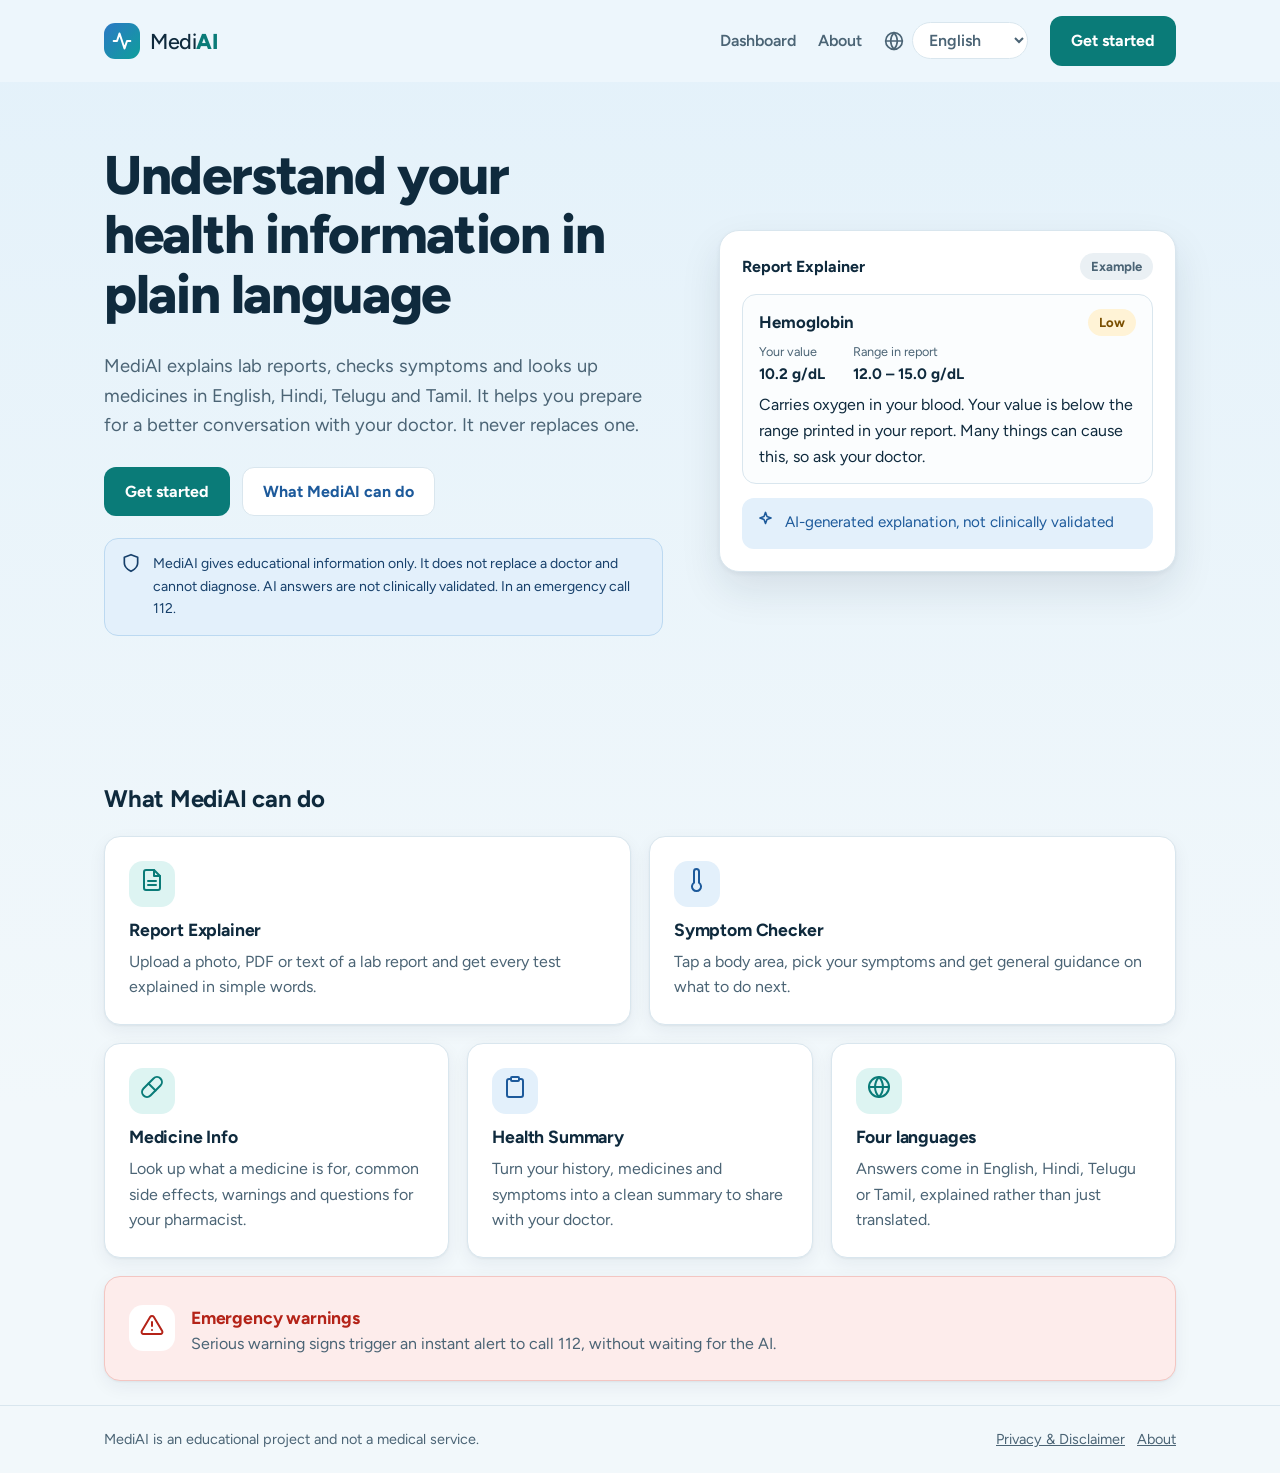
<file: frontend/index.html>
<!DOCTYPE html>
<html lang="en">
<head>
  <meta charset="utf-8">
  <meta name="viewport" content="width=device-width, initial-scale=1">
  <title>MediAI: understand your health information</title>
  <meta name="description" content="MediAI: an AI-powered medical assistant that explains health information in simple language. Educational use only.">
  <link rel="icon" href="data:image/svg+xml,%3Csvg xmlns='http://www.w3.org/2000/svg' viewBox='0 0 32 32'%3E%3Crect width='32' height='32' rx='9' fill='%230a7b78'/%3E%3Cpath d='M6 17h5l3-7 4 12 3-5h5' fill='none' stroke='white' stroke-width='2.4' stroke-linecap='round' stroke-linejoin='round'/%3E%3C/svg%3E">
  <link rel="stylesheet" href="css/style.css">
</head>
<body data-page="landing" data-layout="landing" class="landing-bg">
<main id="content">
  <section class="hero container">
    <div>
      <h1 data-i18n="hero_title">Understand your health information in plain language</h1>
      <p class="lead" data-i18n="hero_sub"></p>
      <div class="hero-actions">
        <a class="btn btn-primary" href="dashboard.html" data-i18n="get_started">Get started</a>
        <a class="btn btn-ghost" href="#features" data-i18n="features_title">What MediAI can do</a>
      </div>
      <div class="alert alert-info" role="note"><span data-icon="shield"></span><p class="small" data-i18n="disclaimer_banner"></p></div>
    </div>
    <div class="sample">
      <div class="sample-head"><strong data-i18n="nav_report">Report Explainer</strong><span class="badge badge-neutral" data-i18n="example">Example</span></div>
      <div class="lab-item">
        <div class="lab-top"><span class="lab-name" data-i18n="ex_name">Hemoglobin</span><span class="badge badge-low" data-i18n="flag_low">Low</span></div>
        <div class="lab-nums">
          <span><small data-i18n="col_value">Your value</small><strong>10.2 g/dL</strong></span>
          <span><small data-i18n="col_range">Range in report</small><strong>12.0 – 15.0 g/dL</strong></span>
        </div>
        <p class="lab-meaning" data-i18n="ex_explain"></p>
      </div>
      <div class="sample-note"><span data-icon="sparkle"></span><span data-i18n="ai_badge"></span></div>
    </div>
  </section>

  <section class="features container" id="features">
    <h2 data-i18n="features_title">What MediAI can do</h2>
    <div class="feature-grid">
      <a class="feature wide" href="report.html"><span class="icon-tile"><span data-icon="file"></span></span><h3 data-i18n="nav_report"></h3><p data-i18n="f_report_d"></p></a>
      <a class="feature wide" href="symptoms.html"><span class="icon-tile blue"><span data-icon="thermo"></span></span><h3 data-i18n="nav_symptoms"></h3><p data-i18n="f_symptoms_d"></p></a>
      <a class="feature mid" href="medicines.html"><span class="icon-tile"><span data-icon="pill"></span></span><h3 data-i18n="nav_medicines"></h3><p data-i18n="f_medicines_d"></p></a>
      <a class="feature mid" href="summary.html"><span class="icon-tile blue"><span data-icon="clipboard"></span></span><h3 data-i18n="nav_summary"></h3><p data-i18n="f_summary_d"></p></a>
      <div class="feature mid"><span class="icon-tile"><span data-icon="globe"></span></span><h3 data-i18n="f_lang_t"></h3><p data-i18n="f_lang_d"></p></div>
      <div class="feature full"><span class="icon-tile red"><span data-icon="alert"></span></span><div><h3 data-i18n="f_emergency_t"></h3><p data-i18n="f_emergency_d"></p></div></div>
    </div>
  </section>
</main>
  <script src="js/i18n.js"></script>
  <script src="js/app.js"></script>
</body>
</html>
</file>
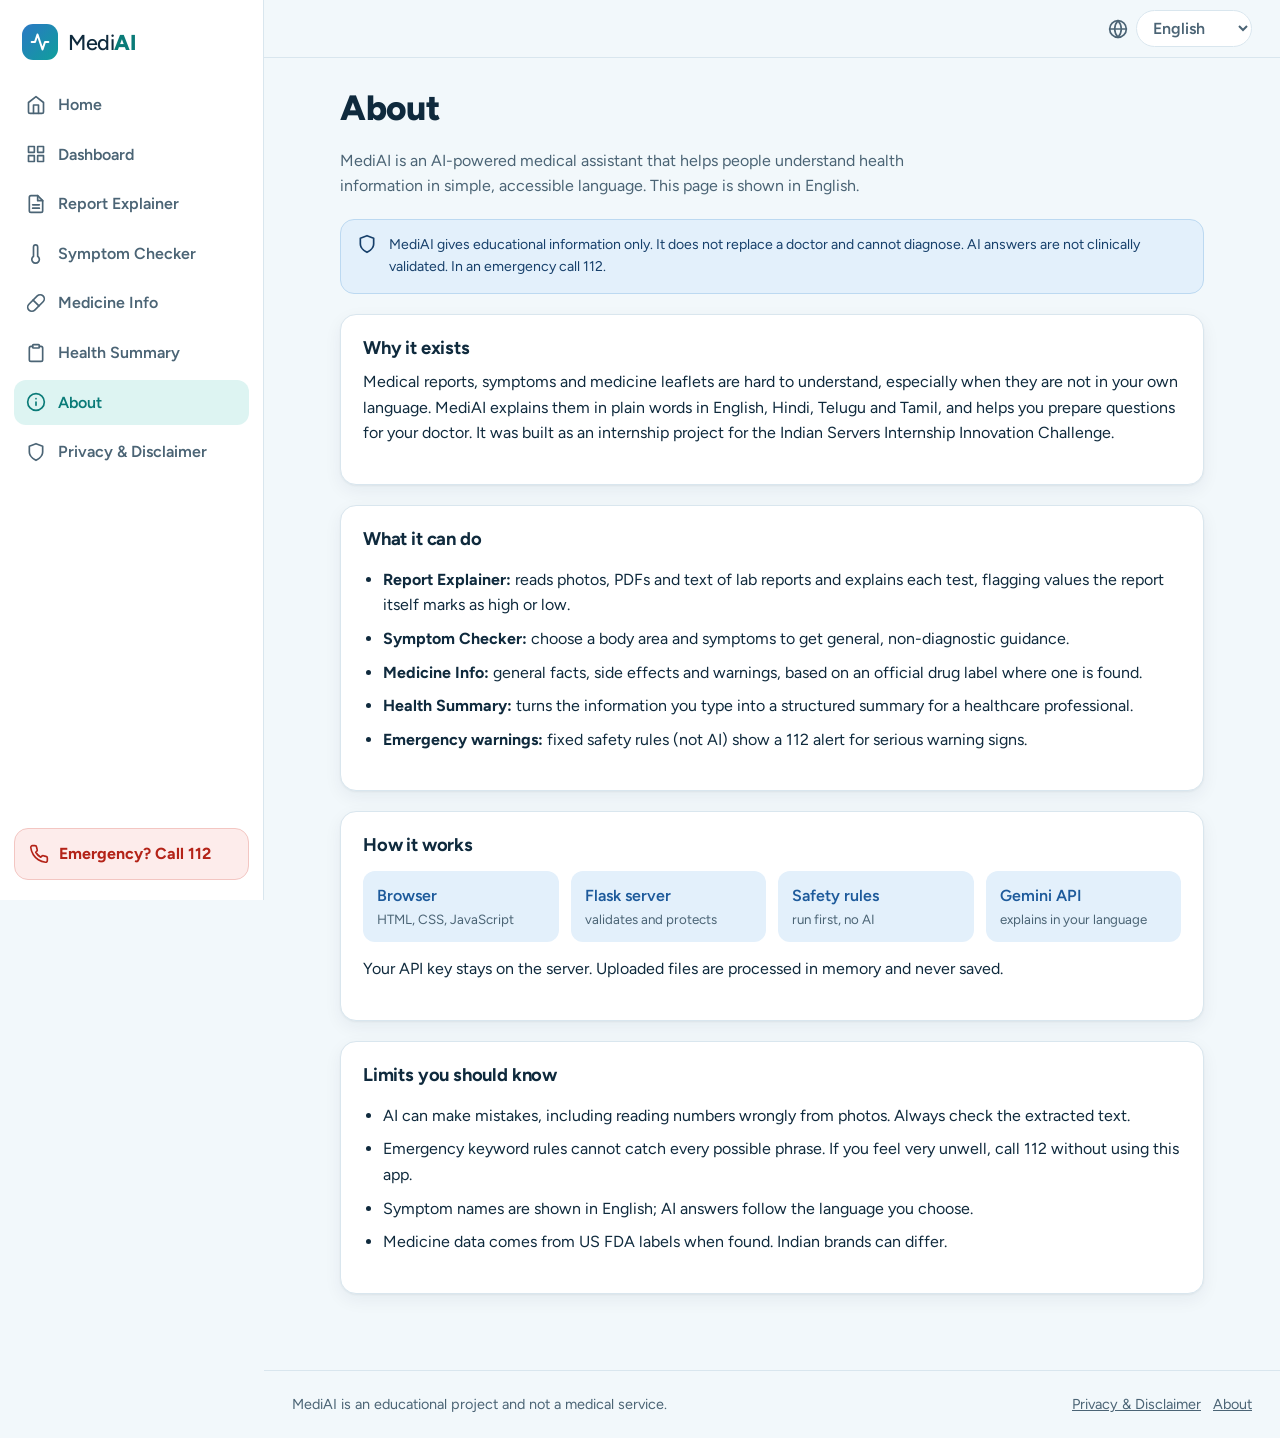
<file: frontend/about.html>
<!DOCTYPE html>
<html lang="en">
<head>
  <meta charset="utf-8">
  <meta name="viewport" content="width=device-width, initial-scale=1">
  <title>About MediAI</title>
  <meta name="description" content="MediAI: an AI-powered medical assistant that explains health information in simple language. Educational use only.">
  <link rel="icon" href="data:image/svg+xml,%3Csvg xmlns='http://www.w3.org/2000/svg' viewBox='0 0 32 32'%3E%3Crect width='32' height='32' rx='9' fill='%230a7b78'/%3E%3Cpath d='M6 17h5l3-7 4 12 3-5h5' fill='none' stroke='white' stroke-width='2.4' stroke-linecap='round' stroke-linejoin='round'/%3E%3C/svg%3E">
  <link rel="stylesheet" href="css/style.css">
</head>
<body data-page="about" data-disclaimer="true">
<main id="content" class="page">
  <header class="page-head"><h1 data-i18n="nav_about">About</h1><p>MediAI is an AI-powered medical assistant that helps people understand health information in simple, accessible language. This page is shown in English.</p></header>
  <section class="card"><h2>Why it exists</h2>
    <p>Medical reports, symptoms and medicine leaflets are hard to understand, especially when they are not in your own language. MediAI explains them in plain words in English, Hindi, Telugu and Tamil, and helps you prepare questions for your doctor. It was built as an internship project for the Indian Servers Internship Innovation Challenge.</p></section>
  <section class="card"><h2>What it can do</h2>
    <ul class="info-list">
      <li><strong>Report Explainer:</strong> reads photos, PDFs and text of lab reports and explains each test, flagging values the report itself marks as high or low.</li>
      <li><strong>Symptom Checker:</strong> choose a body area and symptoms to get general, non-diagnostic guidance.</li>
      <li><strong>Medicine Info:</strong> general facts, side effects and warnings, based on an official drug label where one is found.</li>
      <li><strong>Health Summary:</strong> turns the information you type into a structured summary for a healthcare professional.</li>
      <li><strong>Emergency warnings:</strong> fixed safety rules (not AI) show a 112 alert for serious warning signs.</li>
    </ul></section>
  <section class="card"><h2>How it works</h2>
    <div class="flow"><div>Browser<small>HTML, CSS, JavaScript</small></div><div>Flask server<small>validates and protects</small></div><div>Safety rules<small>run first, no AI</small></div><div>Gemini API<small>explains in your language</small></div></div>
    <p>Your API key stays on the server. Uploaded files are processed in memory and never saved.</p></section>
  <section class="card"><h2>Limits you should know</h2>
    <ul class="info-list">
      <li>AI can make mistakes, including reading numbers wrongly from photos. Always check the extracted text.</li>
      <li>Emergency keyword rules cannot catch every possible phrase. If you feel very unwell, call 112 without using this app.</li>
      <li>Symptom names are shown in English; AI answers follow the language you choose.</li>
      <li>Medicine data comes from US FDA labels when found. Indian brands can differ.</li>
    </ul></section>
</main>
  <script src="js/i18n.js"></script>
  <script src="js/app.js"></script>
</body>
</html>
</file>
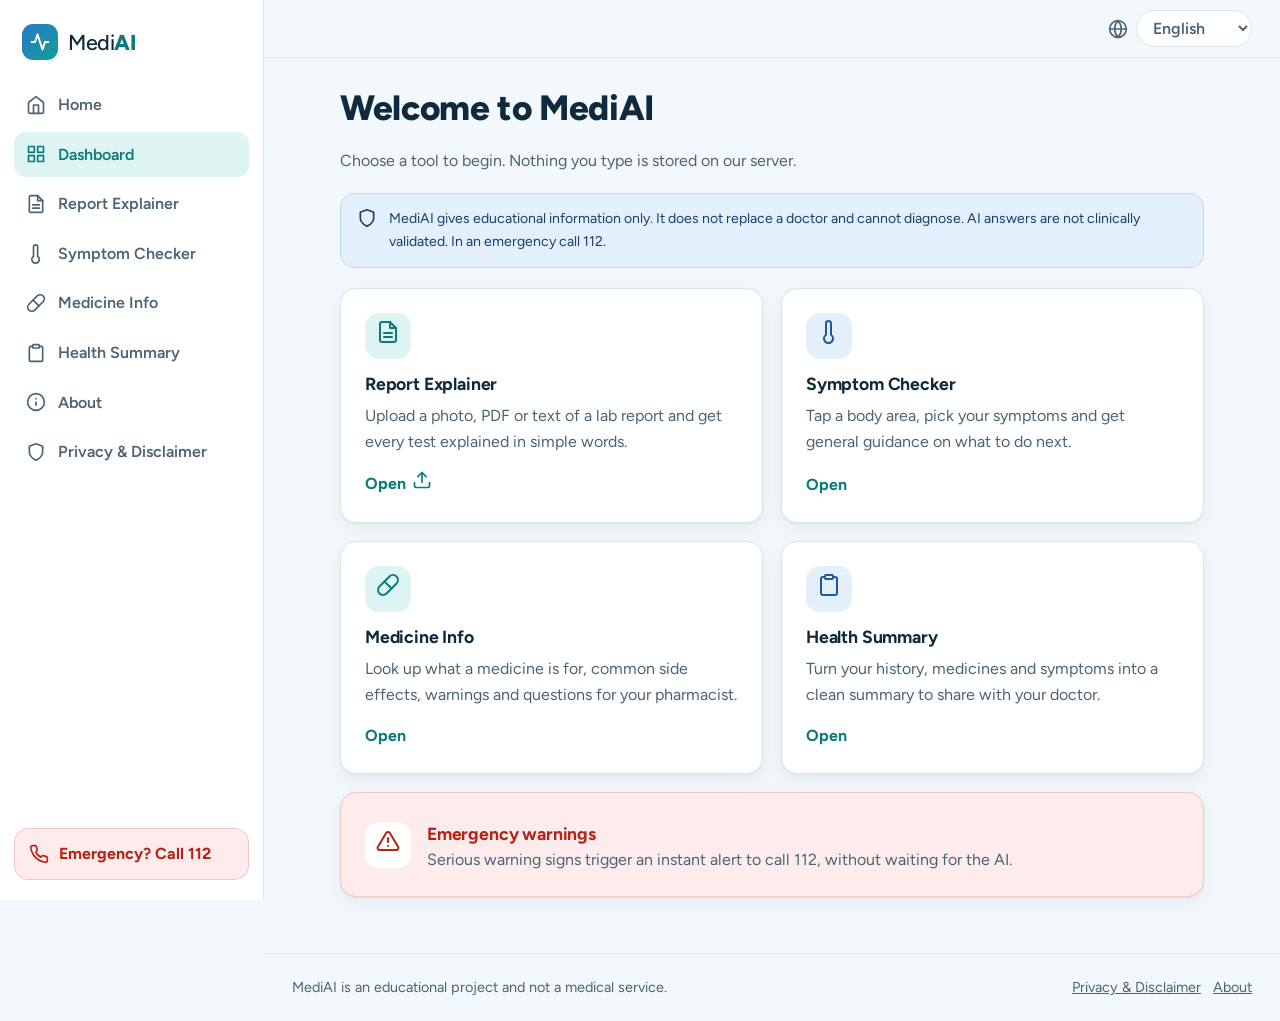
<file: frontend/dashboard.html>
<!DOCTYPE html>
<html lang="en">
<head>
  <meta charset="utf-8">
  <meta name="viewport" content="width=device-width, initial-scale=1">
  <title>Dashboard | MediAI</title>
  <meta name="description" content="MediAI: an AI-powered medical assistant that explains health information in simple language. Educational use only.">
  <link rel="icon" href="data:image/svg+xml,%3Csvg xmlns='http://www.w3.org/2000/svg' viewBox='0 0 32 32'%3E%3Crect width='32' height='32' rx='9' fill='%230a7b78'/%3E%3Cpath d='M6 17h5l3-7 4 12 3-5h5' fill='none' stroke='white' stroke-width='2.4' stroke-linecap='round' stroke-linejoin='round'/%3E%3C/svg%3E">
  <link rel="stylesheet" href="css/style.css">
</head>
<body data-page="dashboard" data-disclaimer="true">
<main id="content" class="page">
  <header class="page-head"><h1 data-i18n="dash_title">Welcome to MediAI</h1><p data-i18n="dash_sub"></p></header>
  <div class="tool-grid">
    <a class="tool" href="report.html"><span class="icon-tile"><span data-icon="file"></span></span><h3 data-i18n="nav_report"></h3><p data-i18n="f_report_d"></p><span class="go"><span data-i18n="open_tool">Open</span><span data-icon="upload"></span></span></a>
    <a class="tool" href="symptoms.html"><span class="icon-tile blue"><span data-icon="thermo"></span></span><h3 data-i18n="nav_symptoms"></h3><p data-i18n="f_symptoms_d"></p><span class="go"><span data-i18n="open_tool">Open</span></span></a>
    <a class="tool" href="medicines.html"><span class="icon-tile"><span data-icon="pill"></span></span><h3 data-i18n="nav_medicines"></h3><p data-i18n="f_medicines_d"></p><span class="go"><span data-i18n="open_tool">Open</span></span></a>
    <a class="tool" href="summary.html"><span class="icon-tile blue"><span data-icon="clipboard"></span></span><h3 data-i18n="nav_summary"></h3><p data-i18n="f_summary_d"></p><span class="go"><span data-i18n="open_tool">Open</span></span></a>
  </div>
  <div class="feature full" style="margin-top:18px"><span class="icon-tile red"><span data-icon="alert"></span></span><div><h3 data-i18n="f_emergency_t"></h3><p data-i18n="f_emergency_d"></p></div></div>
</main>
  <script src="js/i18n.js"></script>
  <script src="js/app.js"></script>
</body>
</html>
</file>
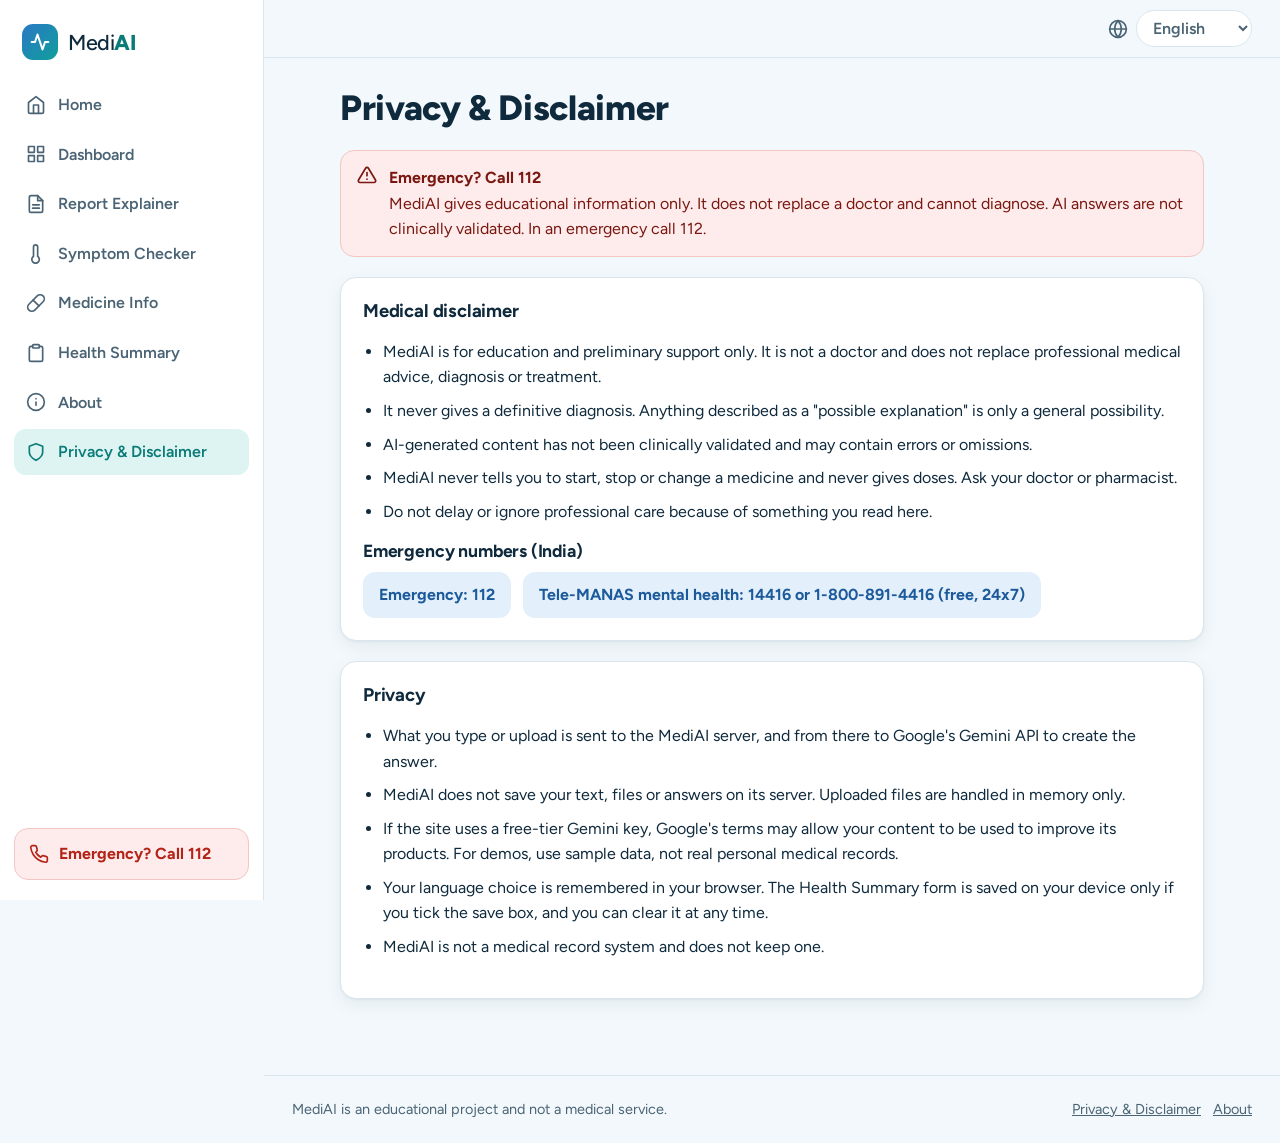
<file: frontend/disclaimer.html>
<!DOCTYPE html>
<html lang="en">
<head>
  <meta charset="utf-8">
  <meta name="viewport" content="width=device-width, initial-scale=1">
  <title>Privacy and Medical Disclaimer | MediAI</title>
  <meta name="description" content="MediAI: an AI-powered medical assistant that explains health information in simple language. Educational use only.">
  <link rel="icon" href="data:image/svg+xml,%3Csvg xmlns='http://www.w3.org/2000/svg' viewBox='0 0 32 32'%3E%3Crect width='32' height='32' rx='9' fill='%230a7b78'/%3E%3Cpath d='M6 17h5l3-7 4 12 3-5h5' fill='none' stroke='white' stroke-width='2.4' stroke-linecap='round' stroke-linejoin='round'/%3E%3C/svg%3E">
  <link rel="stylesheet" href="css/style.css">
</head>
<body data-page="disclaimer">
<main id="content" class="page">
  <header class="page-head"><h1 data-i18n="nav_disclaimer">Privacy &amp; Disclaimer</h1></header>
  <div class="alert alert-danger" role="note"><span data-icon="alert"></span><div><strong data-i18n="emergency_strip">Emergency? Call 112</strong><p data-i18n="disclaimer_banner"></p></div></div>
  <section class="card"><h2>Medical disclaimer</h2>
    <ul class="info-list">
      <li>MediAI is for education and preliminary support only. It is not a doctor and does not replace professional medical advice, diagnosis or treatment.</li>
      <li>It never gives a definitive diagnosis. Anything described as a "possible explanation" is only a general possibility.</li>
      <li>AI-generated content has not been clinically validated and may contain errors or omissions.</li>
      <li>MediAI never tells you to start, stop or change a medicine and never gives doses. Ask your doctor or pharmacist.</li>
      <li>Do not delay or ignore professional care because of something you read here.</li>
    </ul>
    <h3>Emergency numbers (India)</h3>
    <div class="helpline"><div>Emergency: 112</div><div>Tele-MANAS mental health: 14416 or 1-800-891-4416 (free, 24x7)</div></div>
  </section>
  <section class="card"><h2>Privacy</h2>
    <ul class="info-list">
      <li>What you type or upload is sent to the MediAI server, and from there to Google's Gemini API to create the answer.</li>
      <li>MediAI does not save your text, files or answers on its server. Uploaded files are handled in memory only.</li>
      <li>If the site uses a free-tier Gemini key, Google's terms may allow your content to be used to improve its products. For demos, use sample data, not real personal medical records.</li>
      <li>Your language choice is remembered in your browser. The Health Summary form is saved on your device only if you tick the save box, and you can clear it at any time.</li>
      <li>MediAI is not a medical record system and does not keep one.</li>
    </ul></section>
</main>
  <script src="js/i18n.js"></script>
  <script src="js/app.js"></script>
</body>
</html>
</file>
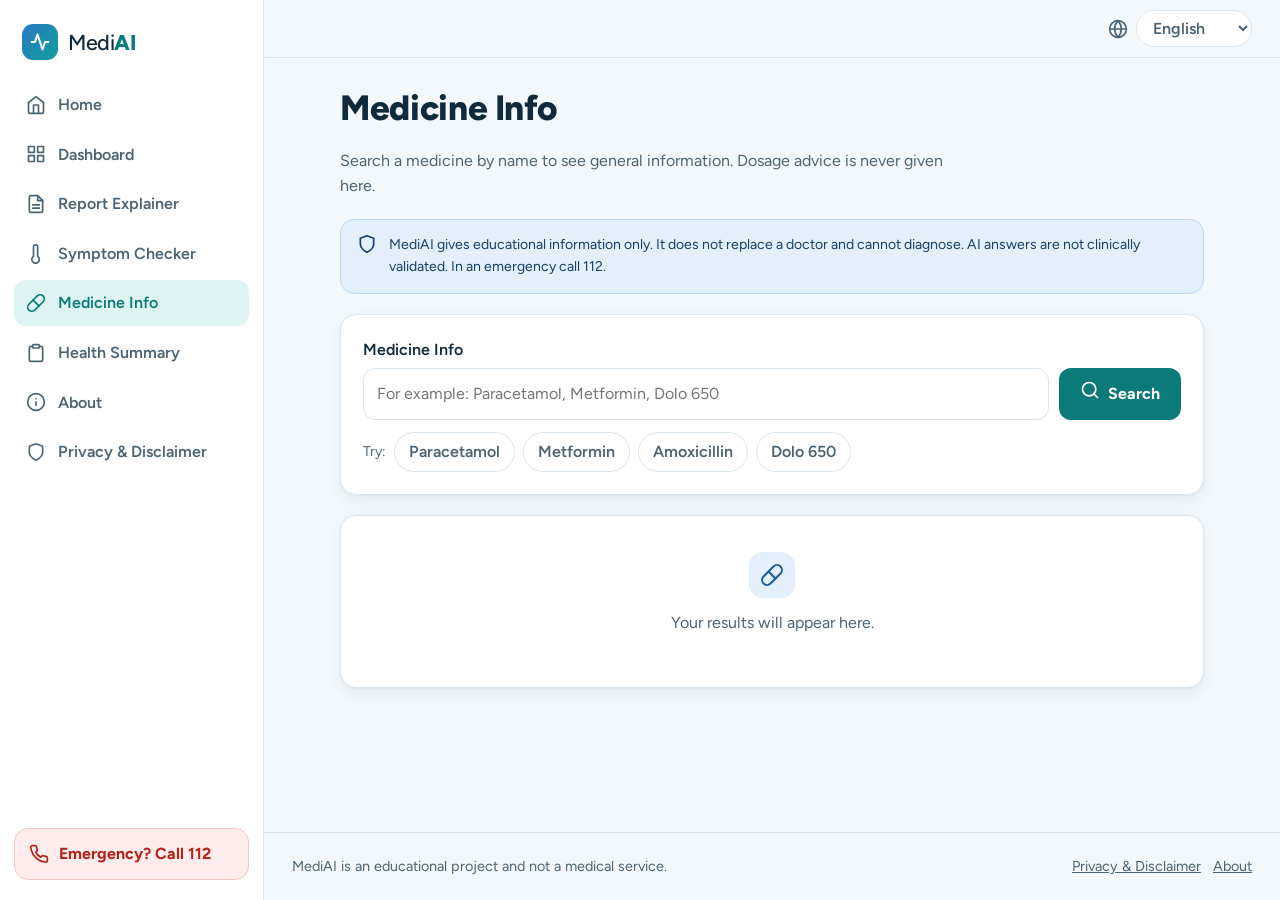
<file: frontend/medicines.html>
<!DOCTYPE html>
<html lang="en">
<head>
  <meta charset="utf-8">
  <meta name="viewport" content="width=device-width, initial-scale=1">
  <title>Medicine Information | MediAI</title>
  <meta name="description" content="MediAI: an AI-powered medical assistant that explains health information in simple language. Educational use only.">
  <link rel="icon" href="data:image/svg+xml,%3Csvg xmlns='http://www.w3.org/2000/svg' viewBox='0 0 32 32'%3E%3Crect width='32' height='32' rx='9' fill='%230a7b78'/%3E%3Cpath d='M6 17h5l3-7 4 12 3-5h5' fill='none' stroke='white' stroke-width='2.4' stroke-linecap='round' stroke-linejoin='round'/%3E%3C/svg%3E">
  <link rel="stylesheet" href="css/style.css">
</head>
<body data-page="medicines" data-disclaimer="true">
<main id="content" class="page">
  <header class="page-head"><h1 data-i18n="nav_medicines">Medicine Info</h1><p data-i18n="med_sub"></p></header>
  <form id="medicine-form" class="card" novalidate>
    <label class="label" for="medicine-name" data-i18n="nav_medicines">Medicine Info</label>
    <div style="display:flex;gap:10px;flex-wrap:wrap">
      <input id="medicine-name" type="text" maxlength="80" style="flex:1;min-width:200px" autocomplete="off" data-i18n-placeholder="med_ph">
      <button class="btn btn-primary" id="submit" type="submit"><span data-icon="search"></span><span data-i18n="search">Search</span></button>
    </div>
    <div class="chips" style="margin-top:12px"><span class="muted small" data-i18n="med_try" style="align-self:center">Try:</span>
      <button type="button" class="chip example">Paracetamol</button><button type="button" class="chip example">Metformin</button>
      <button type="button" class="chip example">Amoxicillin</button><button type="button" class="chip example">Dolo 650</button></div>
  </form>
  <div id="results" aria-live="polite"></div>
</main>
  <script src="js/i18n.js"></script>
  <script src="js/app.js"></script>
  <script src="js/medicines.js"></script>
</body>
</html>
</file>
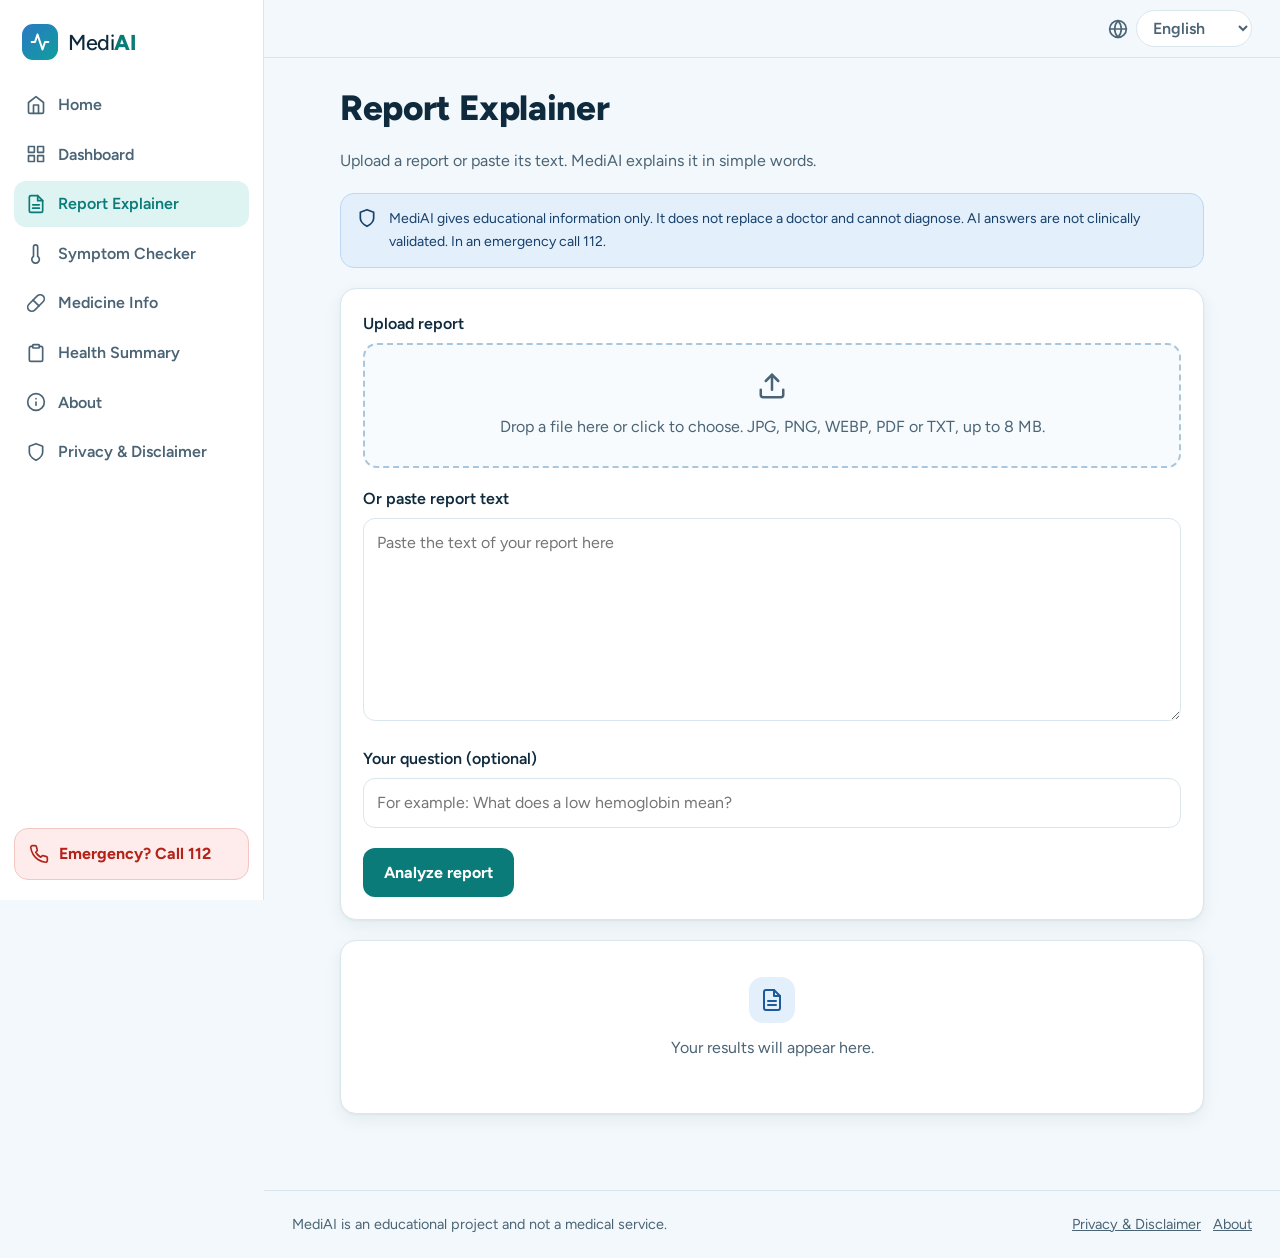
<file: frontend/report.html>
<!DOCTYPE html>
<html lang="en">
<head>
  <meta charset="utf-8">
  <meta name="viewport" content="width=device-width, initial-scale=1">
  <title>Medical Report Explainer | MediAI</title>
  <meta name="description" content="MediAI: an AI-powered medical assistant that explains health information in simple language. Educational use only.">
  <link rel="icon" href="data:image/svg+xml,%3Csvg xmlns='http://www.w3.org/2000/svg' viewBox='0 0 32 32'%3E%3Crect width='32' height='32' rx='9' fill='%230a7b78'/%3E%3Cpath d='M6 17h5l3-7 4 12 3-5h5' fill='none' stroke='white' stroke-width='2.4' stroke-linecap='round' stroke-linejoin='round'/%3E%3C/svg%3E">
  <link rel="stylesheet" href="css/style.css">
</head>
<body data-page="report" data-disclaimer="true">
<main id="content" class="page">
  <header class="page-head"><h1 data-i18n="nav_report">Report Explainer</h1><p data-i18n="report_sub"></p></header>
  <form id="report-form" class="card" novalidate>
    <span class="label" id="upload-label" data-i18n="upload_label">Upload report</span>
    <div class="dropzone" id="dropzone" tabindex="0" role="button" aria-labelledby="upload-label">
      <span data-icon="upload"></span>
      <div data-i18n="upload_hint"></div>
      <input type="file" id="file" accept=".jpg,.jpeg,.png,.webp,.pdf,.txt" hidden>
    </div>
    <div class="preview" id="preview" hidden></div>
    <label class="label" for="text" data-i18n="paste_label">Or paste report text</label>
    <textarea id="text" rows="7" maxlength="30000" data-i18n-placeholder="paste_ph"></textarea>
    <label class="label" for="question" data-i18n="question_label">Your question (optional)</label>
    <input id="question" type="text" maxlength="500" data-i18n-placeholder="question_ph">
    <div class="btn-row"><button class="btn btn-primary" id="submit" type="submit"><span data-i18n="analyze_report">Analyze report</span></button></div>
  </form>
  <div id="results" aria-live="polite"></div>
</main>
  <script src="js/i18n.js"></script>
  <script src="js/app.js"></script>
  <script src="js/report.js"></script>
</body>
</html>
</file>
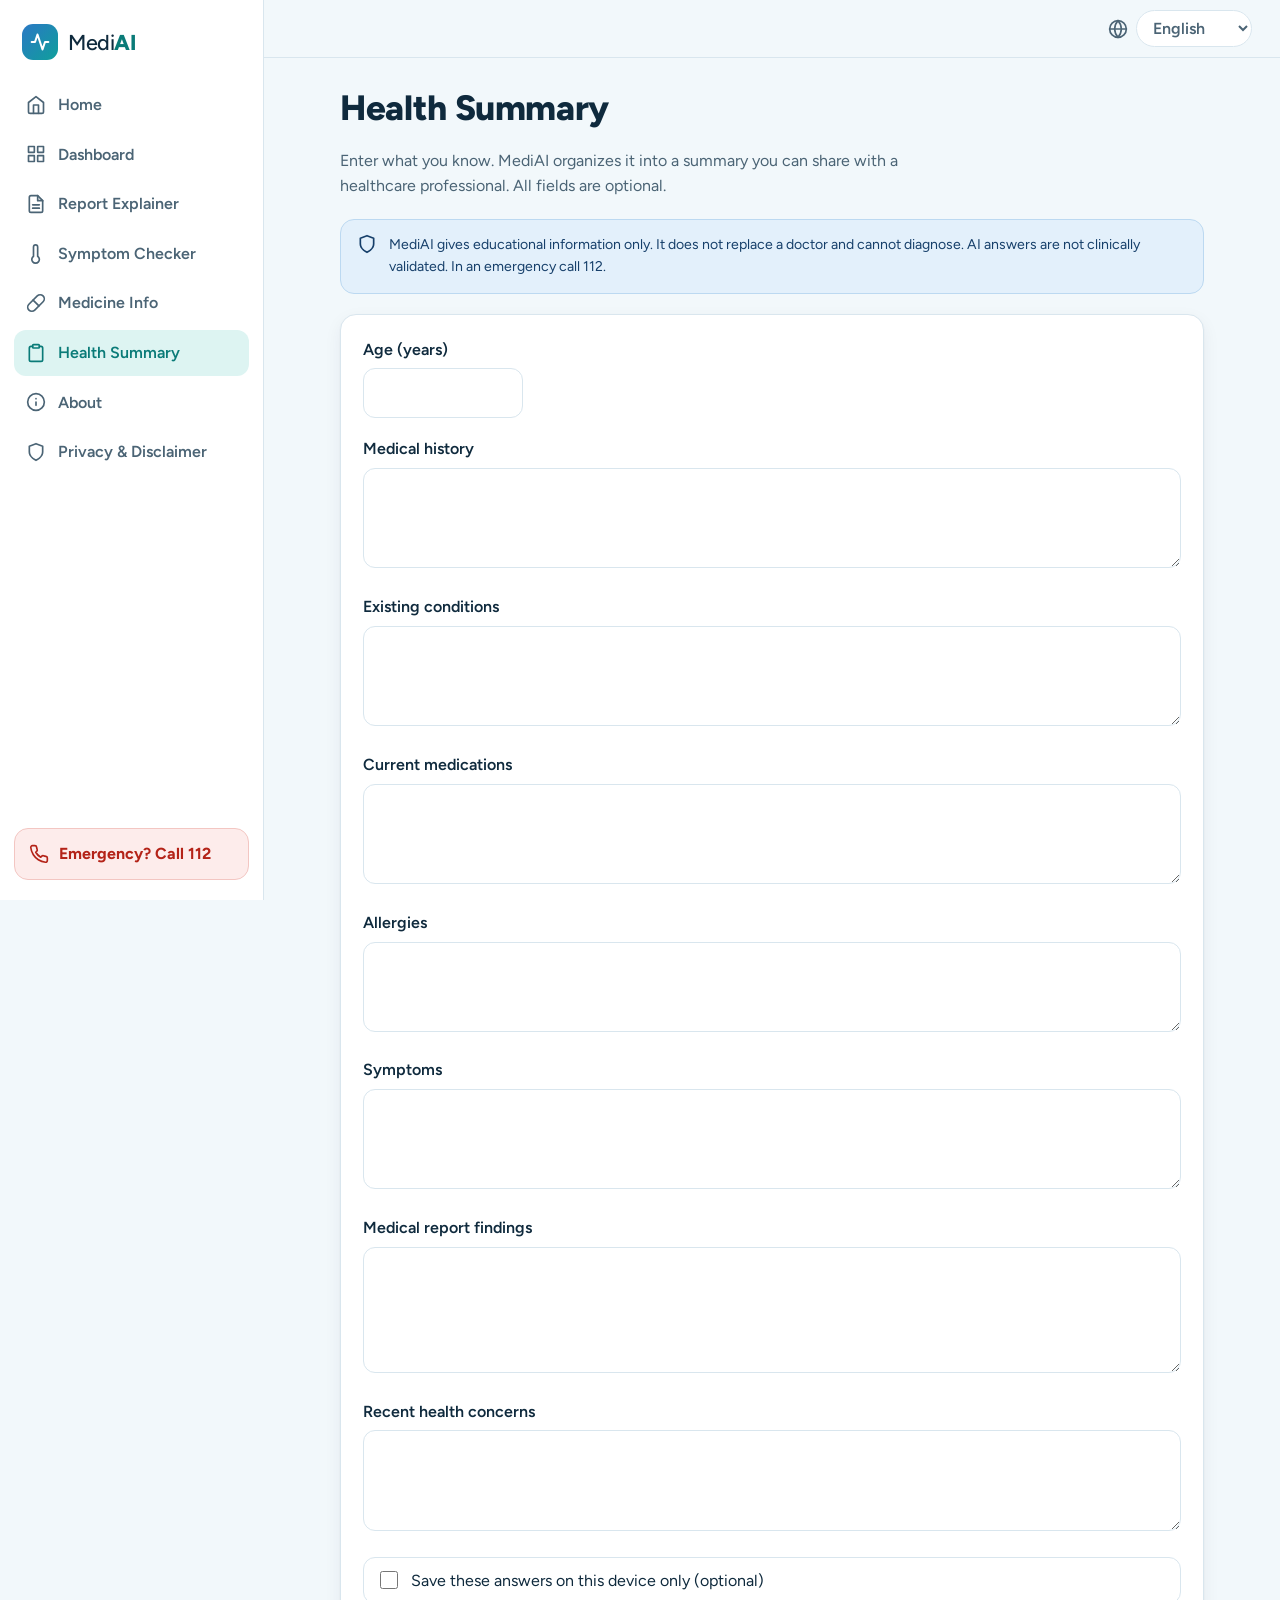
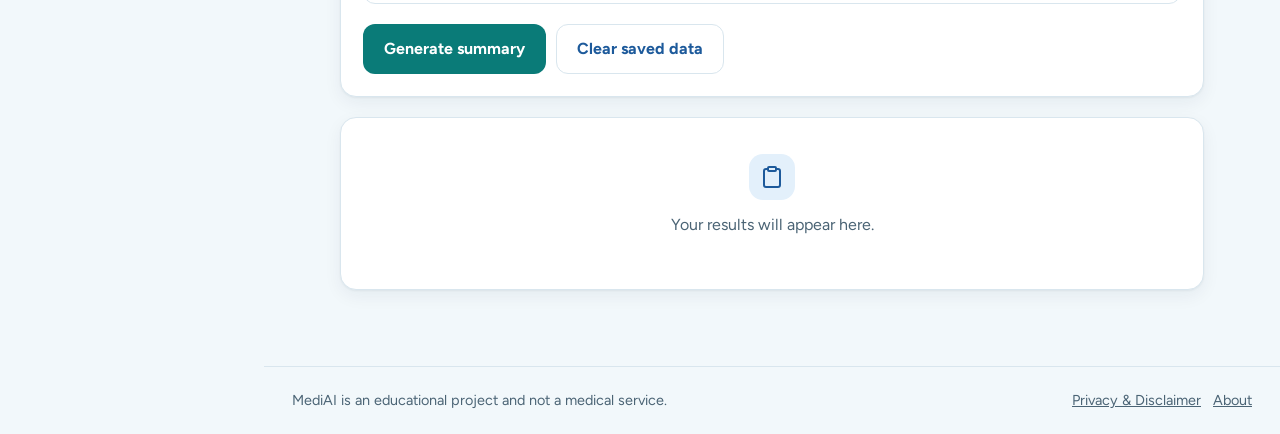
<file: frontend/summary.html>
<!DOCTYPE html>
<html lang="en">
<head>
  <meta charset="utf-8">
  <meta name="viewport" content="width=device-width, initial-scale=1">
  <title>Health Summary | MediAI</title>
  <meta name="description" content="MediAI: an AI-powered medical assistant that explains health information in simple language. Educational use only.">
  <link rel="icon" href="data:image/svg+xml,%3Csvg xmlns='http://www.w3.org/2000/svg' viewBox='0 0 32 32'%3E%3Crect width='32' height='32' rx='9' fill='%230a7b78'/%3E%3Cpath d='M6 17h5l3-7 4 12 3-5h5' fill='none' stroke='white' stroke-width='2.4' stroke-linecap='round' stroke-linejoin='round'/%3E%3C/svg%3E">
  <link rel="stylesheet" href="css/style.css">
</head>
<body data-page="summary" data-disclaimer="true">
<main id="content" class="page">
  <header class="page-head"><h1 data-i18n="nav_summary">Health Summary</h1><p data-i18n="sum_sub"></p></header>
  <div id="live-emergency" aria-live="assertive"></div>
  <form id="summary-form" class="card" novalidate>
    <label class="label" for="age" data-i18n="age">Age (years)</label><input id="age" type="number" min="0" max="120" inputmode="numeric" style="max-width:160px">
    <label class="label" for="history" data-i18n="f_history"></label><textarea id="history" rows="3" maxlength="3000" ></textarea>
    <label class="label" for="conditions" data-i18n="f_conditions"></label><textarea id="conditions" rows="3" maxlength="3000" ></textarea>
    <label class="label" for="medications" data-i18n="f_meds"></label><textarea id="medications" rows="3" maxlength="3000" ></textarea>
    <label class="label" for="allergies" data-i18n="f_allergies"></label><textarea id="allergies" rows="2" maxlength="3000" ></textarea>
    <label class="label" for="symptoms" data-i18n="f_symptoms"></label><textarea id="symptoms" rows="3" maxlength="3000" ></textarea>
    <label class="label" for="report_findings" data-i18n="f_findings"></label><textarea id="report_findings" rows="4" maxlength="3000" ></textarea>
    <label class="label" for="concerns" data-i18n="f_concerns"></label><textarea id="concerns" rows="3" maxlength="3000" ></textarea>
    <label class="check" style="margin-top:18px"><input type="checkbox" id="save-local"><span data-i18n="save_browser"></span></label>
    <div class="btn-row">
      <button class="btn btn-primary" id="submit" type="submit"><span data-i18n="generate_summary">Generate summary</span></button>
      <button class="btn btn-ghost" id="clear-saved" type="button"><span data-i18n="clear_saved">Clear saved data</span></button>
    </div>
  </form>
  <div id="results" aria-live="polite"></div>
</main>
  <script src="js/i18n.js"></script>
  <script src="js/app.js"></script>
  <script src="js/summary.js"></script>
</body>
</html>
</file>
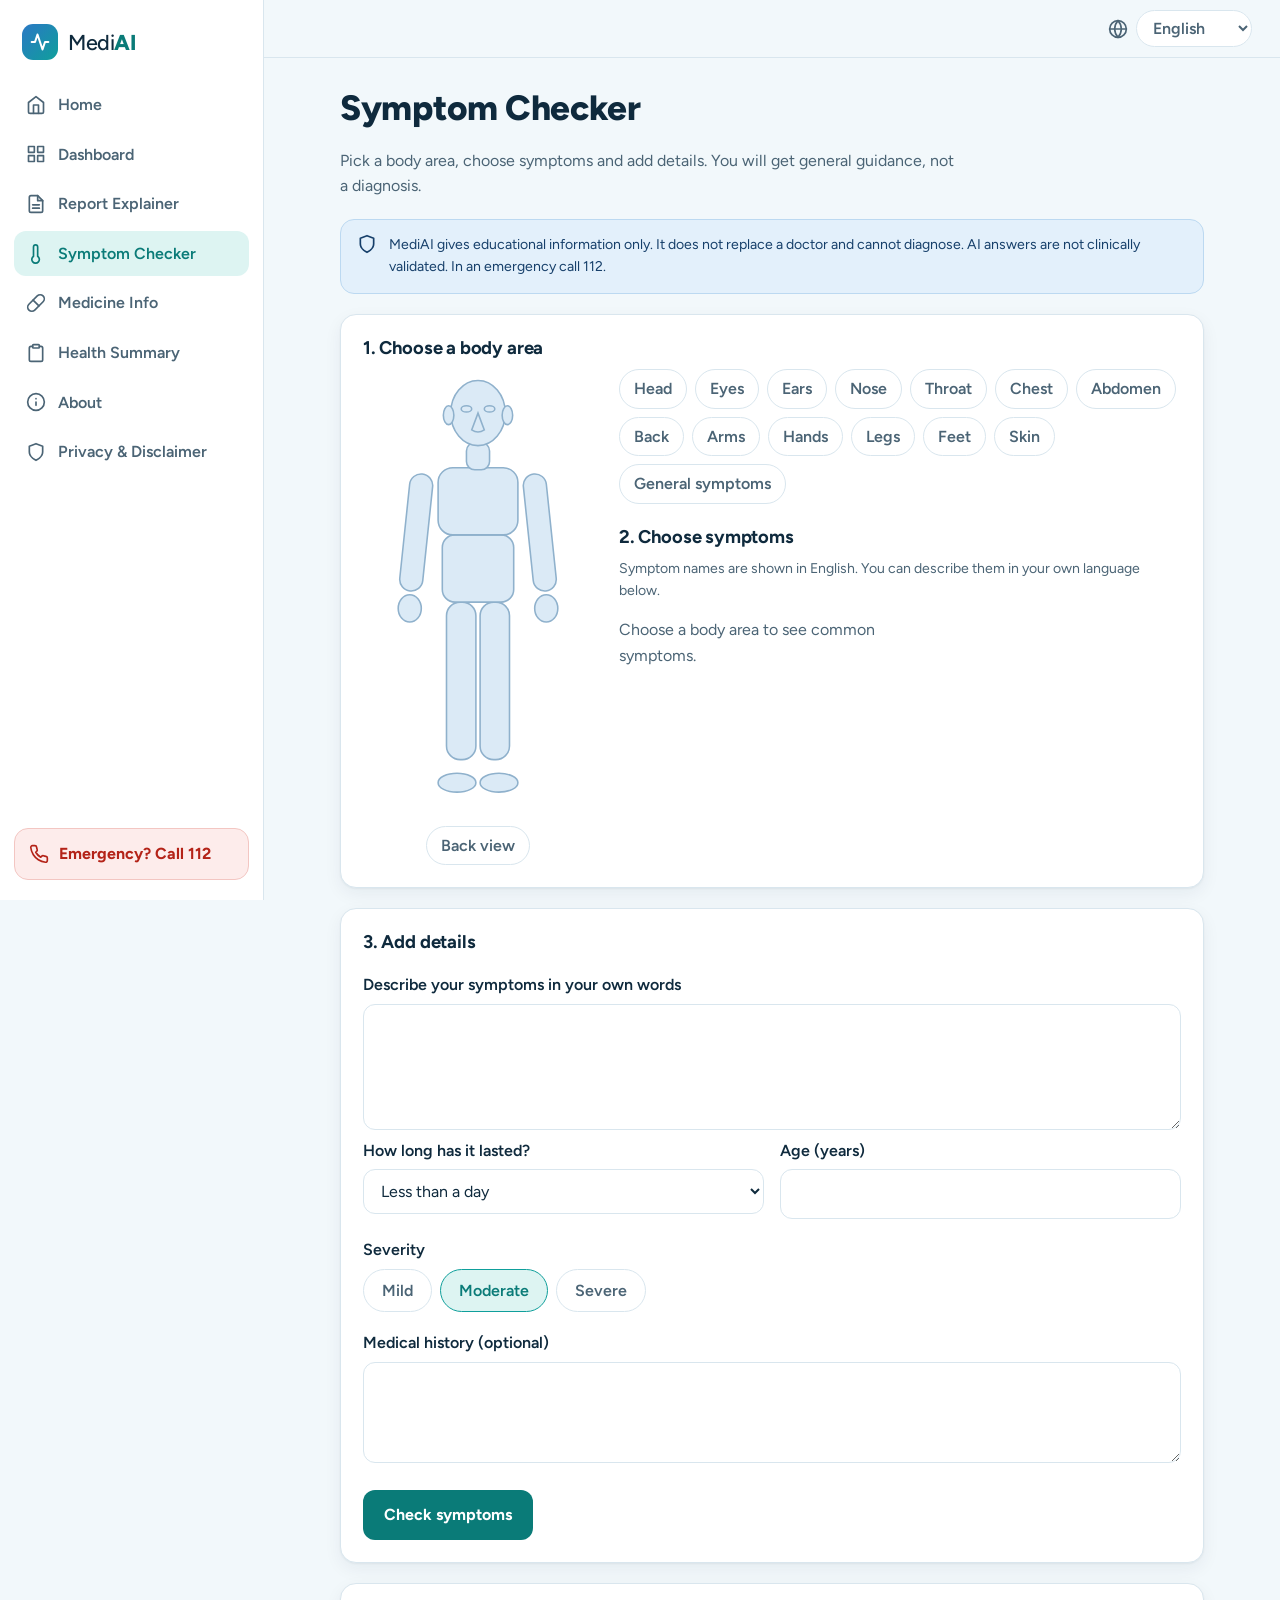
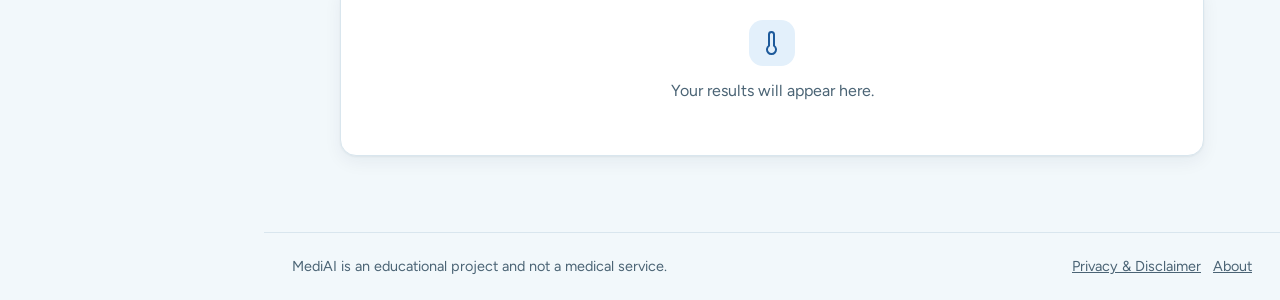
<file: frontend/symptoms.html>
<!DOCTYPE html>
<html lang="en">
<head>
  <meta charset="utf-8">
  <meta name="viewport" content="width=device-width, initial-scale=1">
  <title>Symptom Checker | MediAI</title>
  <meta name="description" content="MediAI: an AI-powered medical assistant that explains health information in simple language. Educational use only.">
  <link rel="icon" href="data:image/svg+xml,%3Csvg xmlns='http://www.w3.org/2000/svg' viewBox='0 0 32 32'%3E%3Crect width='32' height='32' rx='9' fill='%230a7b78'/%3E%3Cpath d='M6 17h5l3-7 4 12 3-5h5' fill='none' stroke='white' stroke-width='2.4' stroke-linecap='round' stroke-linejoin='round'/%3E%3C/svg%3E">
  <link rel="stylesheet" href="css/style.css">
</head>
<body data-page="symptoms" data-disclaimer="true">
<main id="content" class="page">
  <header class="page-head"><h1 data-i18n="nav_symptoms">Symptom Checker</h1><p data-i18n="sym_sub"></p></header>
  <div id="live-emergency" aria-live="assertive"></div>
  <form id="symptom-form" novalidate>
    <section class="card">
      <h2 data-i18n="step_area">1. Choose a body area</h2>
      <div class="bodymap">
        <div class="body-wrap">
          <svg class="body-svg" id="body-svg" viewBox="0 0 200 420" role="group" aria-label="Body map">
        <g id="view-front">
        <rect class="region" data-area="arms" tabindex="0" role="button" x="36" y="100" width="22" height="112" rx="11" transform="rotate(6 47 100)"/>
        <rect class="region" data-area="arms" tabindex="0" role="button" x="142" y="100" width="22" height="112" rx="11" transform="rotate(-6 153 100)"/>
        <ellipse class="region" data-area="hands" tabindex="0" role="button" cx="35" cy="228" rx="11" ry="13"/>
        <ellipse class="region" data-area="hands" tabindex="0" role="button" cx="165" cy="228" rx="11" ry="13"/>
        <rect class="region" data-area="legs" tabindex="0" role="button" x="70" y="222" width="28" height="150" rx="13"/>
        <rect class="region" data-area="legs" tabindex="0" role="button" x="102" y="222" width="28" height="150" rx="13"/>
        <ellipse class="region" data-area="feet" tabindex="0" role="button" cx="80" cy="394" rx="18" ry="9"/>
        <ellipse class="region" data-area="feet" tabindex="0" role="button" cx="120" cy="394" rx="18" ry="9"/>
        <rect class="region" data-area="abdomen" tabindex="0" role="button" x="66" y="158" width="68" height="64" rx="12"/>
        <rect class="region" data-area="chest" tabindex="0" role="button" x="62" y="94" width="76" height="64" rx="14"/>
        <rect class="region" data-area="throat" tabindex="0" role="button" x="89" y="70" width="22" height="26" rx="8"/>
        <ellipse class="region" data-area="head" tabindex="0" role="button" cx="100" cy="42" rx="26" ry="31"/>
        <ellipse class="region" data-area="ears" tabindex="0" role="button" cx="72" cy="44" rx="5" ry="9"/>
        <ellipse class="region" data-area="ears" tabindex="0" role="button" cx="128" cy="44" rx="5" ry="9"/>
        <ellipse class="region" data-area="eyes" tabindex="0" role="button" cx="89" cy="38" rx="5" ry="3"/>
        <ellipse class="region" data-area="eyes" tabindex="0" role="button" cx="111" cy="38" rx="5" ry="3"/>
        <path class="region" data-area="nose" tabindex="0" role="button" d="M100 42 L94 58 Q100 62 106 58 Z"/>
        </g>
        <g id="view-back" hidden>
        <rect class="region" data-area="arms" tabindex="0" role="button" x="36" y="100" width="22" height="112" rx="11" transform="rotate(6 47 100)"/>
        <rect class="region" data-area="arms" tabindex="0" role="button" x="142" y="100" width="22" height="112" rx="11" transform="rotate(-6 153 100)"/>
        <ellipse class="region" data-area="hands" tabindex="0" role="button" cx="35" cy="228" rx="11" ry="13"/>
        <ellipse class="region" data-area="hands" tabindex="0" role="button" cx="165" cy="228" rx="11" ry="13"/>
        <rect class="region" data-area="legs" tabindex="0" role="button" x="70" y="222" width="28" height="150" rx="13"/>
        <rect class="region" data-area="legs" tabindex="0" role="button" x="102" y="222" width="28" height="150" rx="13"/>
        <ellipse class="region" data-area="feet" tabindex="0" role="button" cx="80" cy="394" rx="18" ry="9"/>
        <ellipse class="region" data-area="feet" tabindex="0" role="button" cx="120" cy="394" rx="18" ry="9"/>
        <rect class="region" data-area="back" tabindex="0" role="button" x="62" y="94" width="76" height="126" rx="14"/>
        <rect class="region" data-area="back" tabindex="0" role="button" x="89" y="70" width="22" height="26" rx="8"/>
        <ellipse class="region" data-area="head" tabindex="0" role="button" cx="100" cy="42" rx="26" ry="31"/>
        <ellipse class="region" data-area="ears" tabindex="0" role="button" cx="72" cy="44" rx="5" ry="9"/>
        <ellipse class="region" data-area="ears" tabindex="0" role="button" cx="128" cy="44" rx="5" ry="9"/>
        </g>
      </svg>
          <div class="body-toggle"><button type="button" class="chip" id="view-toggle" data-i18n="view_back">Back view</button></div>
        </div>
        <div>
          <div class="chips" id="area-chips" role="group" aria-label="Body areas"></div>
          <h2 style="margin-top:22px" data-i18n="step_symptoms">2. Choose symptoms</h2>
          <p class="small muted" data-i18n="symptom_note"></p>
          <div id="symptom-list" class="check-grid"><p class="muted" data-i18n="pick_area">Choose a body area to see common symptoms.</p></div>
        </div>
      </div>
    </section>
    <section class="card">
      <h2 data-i18n="step_details">3. Add details</h2>
      <label class="label" for="description" data-i18n="desc_label">Describe your symptoms</label>
      <textarea id="description" rows="4" maxlength="2000"></textarea>
      <div class="row">
        <div><label class="label" for="duration" data-i18n="duration">How long?</label>
          <select id="duration">
            <option value="Less than a day" data-i18n="dur_1"></option><option value="1 to 3 days" data-i18n="dur_2"></option>
            <option value="4 to 7 days" data-i18n="dur_3"></option><option value="1 to 4 weeks" data-i18n="dur_4"></option>
            <option value="More than a month" data-i18n="dur_5"></option>
          </select></div>
        <div><label class="label" for="age" data-i18n="age">Age (years)</label><input id="age" type="number" min="0" max="120" inputmode="numeric"></div>
      </div>
      <span class="label" data-i18n="severity">Severity</span>
      <div class="seg" role="radiogroup">
        <label><input type="radio" name="severity" value="mild"><span data-i18n="sev_mild">Mild</span></label>
        <label><input type="radio" name="severity" value="moderate" checked><span data-i18n="sev_moderate">Moderate</span></label>
        <label><input type="radio" name="severity" value="severe"><span data-i18n="sev_severe">Severe</span></label>
      </div>
      <label class="label" for="history" data-i18n="history_label">Medical history (optional)</label>
      <textarea id="history" rows="3" maxlength="1500"></textarea>
      <div class="btn-row"><button class="btn btn-primary" id="submit" type="submit"><span data-i18n="check_symptoms">Check symptoms</span></button></div>
    </section>
  </form>
  <div id="results" aria-live="polite"></div>
</main>
  <script src="js/i18n.js"></script>
  <script src="js/app.js"></script>
  <script src="js/symptoms.js"></script>
</body>
</html>
</file>
<file: frontend/css/style.css>
/* ==========================================================================
   MediAI stylesheet
   Palette: mist (page), white (cards), soft blue (links/info), teal (primary action),
            red (emergencies only). Font: Figtree + Noto Sans for Hindi/Telugu/Tamil.
   ========================================================================== */
@import url('https://fonts.googleapis.com/css2?family=Figtree:wght@400;500;600;700;800&family=Noto+Sans+Devanagari:wght@400;600;700&family=Noto+Sans+Telugu:wght@400;600;700&family=Noto+Sans+Tamil:wght@400;600;700&display=swap');

:root {
  --ink: #0f2a3d;
  --muted: #4b6475;
  --bg: #f2f8fb;
  --surface: #ffffff;
  --line: #d9e6ee;
  --blue: #2b78c5;
  --blue-deep: #1d5a9b;
  --blue-soft: #e3f0fb;
  --teal: #0f9f9b;
  --teal-deep: #0a7b78;
  --teal-soft: #ddf4f2;
  --danger: #b42318;
  --danger-soft: #fdeceb;
  --warn: #7a4f00;
  --warn-soft: #fff3d6;
  --ok: #17734a;
  --ok-soft: #e2f5ea;
  --radius: 16px;
  --shadow: 0 1px 2px rgba(15, 42, 61, .05), 0 6px 18px rgba(15, 42, 61, .06);
  --font: "Figtree", "Noto Sans Devanagari", "Noto Sans Telugu", "Noto Sans Tamil", "Nirmala UI", system-ui, -apple-system, "Segoe UI", Roboto, sans-serif;
}

* { box-sizing: border-box; }
html { scroll-behavior: smooth; }
body {
  margin: 0; font-family: var(--font); font-size: 16px; line-height: 1.6;
  color: var(--ink); background: var(--bg); -webkit-font-smoothing: antialiased;
}
html[lang="hi"] body, html[lang="te"] body, html[lang="ta"] body { line-height: 1.8; }
h1, h2, h3 { line-height: 1.25; margin: 0 0 .5em; letter-spacing: -0.01em; }
html[lang="hi"] h1, html[lang="te"] h1, html[lang="ta"] h1 { line-height: 1.4; }
h1 { font-size: clamp(1.7rem, 3vw, 2.2rem); font-weight: 800; }
h2 { font-size: 1.5rem; font-weight: 700; }
h3 { font-size: 1.1rem; font-weight: 700; }
p { margin: 0 0 1em; }
a { color: var(--blue-deep); }
:focus-visible { outline: 3px solid rgba(43, 120, 197, .55); outline-offset: 2px; border-radius: 6px; }
.muted { color: var(--muted); }
.small { font-size: .88rem; }
.hidden, [hidden] { display: none !important; }
svg.icon { width: 1.25em; height: 1.25em; stroke: currentColor; fill: none; stroke-width: 2; stroke-linecap: round; stroke-linejoin: round; flex-shrink: 0; }

/* ---------- logo ---------- */
.logo { display: inline-flex; align-items: center; gap: 10px; text-decoration: none; color: var(--ink); font-weight: 500; font-size: 1.35rem; letter-spacing: -0.02em; }
.logo b { font-weight: 800; color: var(--teal-deep); }
.logo-mark { width: 36px; height: 36px; border-radius: 11px; display: grid; place-items: center; color: #fff; background: linear-gradient(135deg, var(--blue), var(--teal)); }
.logo-mark svg.icon { width: 20px; height: 20px; stroke-width: 2.4; }

/* ---------- app shell (sidebar + topbar) ---------- */
.app-shell { display: flex; min-height: 100vh; }
.sidebar {
  width: 264px; flex-shrink: 0; background: var(--surface); border-right: 1px solid var(--line);
  padding: 20px 14px; display: flex; flex-direction: column; gap: 4px; position: sticky; top: 0; height: 100vh; overflow-y: auto; z-index: 40;
}
.sidebar .logo { padding: 4px 8px 18px; }
.nav-link { display: flex; align-items: center; gap: 12px; padding: 10px 12px; border-radius: 12px; color: var(--muted); text-decoration: none; font-weight: 600; transition: background .15s, color .15s; }
.nav-link:hover { background: var(--blue-soft); color: var(--blue-deep); }
.nav-link[aria-current="page"] { background: var(--teal-soft); color: var(--teal-deep); }
.nav-spacer { flex: 1; min-height: 16px; }
.sos-card { background: var(--danger-soft); border: 1px solid #f3c6c2; border-radius: 14px; padding: 12px 14px; color: var(--danger); font-weight: 700; display: flex; align-items: center; gap: 10px; text-decoration: none; }
.sos-card:hover { background: #fbdcd9; }
.main-col { flex: 1; min-width: 0; display: flex; flex-direction: column; }
.topbar { position: sticky; top: 0; z-index: 30; display: flex; align-items: center; justify-content: space-between; gap: 12px; padding: 10px 28px; background: rgba(242, 248, 251, .92); backdrop-filter: blur(8px); border-bottom: 1px solid var(--line); }
.topbar-left { display: flex; align-items: center; gap: 10px; }
.menu-btn { display: none; background: var(--surface); border: 1px solid var(--line); border-radius: 12px; padding: 8px; cursor: pointer; color: var(--ink); }
.scrim { display: none; }
.page { width: 100%; max-width: 920px; margin: 0 auto; padding: 28px 28px 56px; }
.page-head { margin-bottom: 20px; }
.page-head p { color: var(--muted); max-width: 62ch; }
.site-footer { margin-top: auto; padding: 22px 28px; border-top: 1px solid var(--line); color: var(--muted); font-size: .9rem; display: flex; flex-wrap: wrap; gap: 8px 20px; justify-content: space-between; }
.site-footer a { color: var(--muted); }
body[data-layout="landing"] .site-footer { padding-left: max(24px, calc((100% - 1120px) / 2 + 24px)); padding-right: max(24px, calc((100% - 1120px) / 2 + 24px)); }

.lang-select { display: inline-flex; align-items: center; gap: 8px; color: var(--muted); }
.lang-select select { width: auto; padding: 7px 30px 7px 12px; border-radius: 999px; font-weight: 600; background: var(--surface); }

/* ---------- landing page ---------- */
.landing-header { display: flex; align-items: center; justify-content: space-between; gap: 16px; padding: 16px max(24px, calc((100% - 1120px) / 2 + 24px)); position: sticky; top: 0; z-index: 30; background: rgba(238, 247, 252, .92); backdrop-filter: blur(8px); }
.landing-header nav { display: flex; align-items: center; gap: 22px; }
.landing-header nav a.plain { color: var(--muted); text-decoration: none; font-weight: 600; }
.landing-header nav a.plain:hover { color: var(--blue-deep); }
.container { width: 100%; max-width: 1120px; margin: 0 auto; padding: 0 24px; }
.landing-bg { background: linear-gradient(180deg, #e3f1fa 0%, var(--bg) 75%); }
.hero { display: grid; grid-template-columns: 1.1fr .9fr; gap: 56px; align-items: center; padding: 64px 24px 72px; }
.hero h1 { font-size: clamp(2.1rem, 4.6vw, 3.4rem); font-weight: 800; letter-spacing: -0.025em; line-height: 1.1; }
html[lang="hi"] .hero h1, html[lang="te"] .hero h1, html[lang="ta"] .hero h1 { line-height: 1.3; }
.hero .lead { font-size: 1.15rem; color: var(--muted); max-width: 54ch; }
.hero-actions { display: flex; flex-wrap: wrap; gap: 12px; margin: 26px 0 22px; }
.sample { background: var(--surface); border: 1px solid var(--line); border-radius: 20px; box-shadow: 0 2px 4px rgba(15, 42, 61, .05), 0 18px 40px rgba(15, 42, 61, .1); padding: 22px; }
.sample-head { display: flex; align-items: center; justify-content: space-between; margin-bottom: 14px; }
.sample .lab-item { margin: 0; }
.sample-note { display: flex; gap: 10px; margin-top: 14px; padding: 12px 14px; border-radius: 12px; background: var(--blue-soft); color: var(--blue-deep); font-size: .95rem; }
.features { padding: 56px 24px 24px; }
.feature-grid { display: grid; grid-template-columns: repeat(6, 1fr); gap: 18px; margin-top: 22px; }
.feature { background: var(--surface); border: 1px solid var(--line); border-radius: var(--radius); box-shadow: var(--shadow); padding: 24px; text-decoration: none; color: inherit; display: flex; flex-direction: column; gap: 6px; transition: transform .15s, box-shadow .15s; }
a.feature:hover { transform: translateY(-2px); box-shadow: 0 2px 4px rgba(15, 42, 61, .06), 0 14px 28px rgba(15, 42, 61, .1); }
.feature.wide { grid-column: span 3; }
.feature.mid { grid-column: span 2; }
.feature.full { grid-column: span 6; flex-direction: row; align-items: center; gap: 16px; background: var(--danger-soft); border-color: #f3c6c2; }
.feature h3 { margin: 6px 0 2px; }
.feature p { color: var(--muted); margin: 0; }
.feature.full h3 { color: var(--danger); }
.icon-tile { width: 46px; height: 46px; border-radius: 14px; display: grid; place-items: center; background: var(--teal-soft); color: var(--teal-deep); flex-shrink: 0; }
.icon-tile.blue { background: var(--blue-soft); color: var(--blue-deep); }
.icon-tile.red { background: #fff; color: var(--danger); }
.icon-tile svg.icon { width: 24px; height: 24px; }
.disclaimer-card { margin: 32px auto 0; }

/* ---------- cards, forms, buttons ---------- */
.card { background: var(--surface); border: 1px solid var(--line); border-radius: var(--radius); box-shadow: var(--shadow); padding: 22px; margin-bottom: 20px; }
.card h2 { font-size: 1.15rem; }
.label { display: block; font-weight: 600; margin: 18px 0 6px; }
.label:first-child { margin-top: 0; }
input, select, textarea { width: 100%; padding: 11px 13px; font: inherit; color: inherit; background: #fff; border: 1.5px solid var(--line); border-radius: 12px; transition: border-color .15s, box-shadow .15s; }
textarea { resize: vertical; min-height: 90px; }
input:focus, select:focus, textarea:focus { outline: none; border-color: var(--blue); box-shadow: 0 0 0 4px rgba(43, 120, 197, .18); }
.row { display: grid; grid-template-columns: 1fr 1fr; gap: 16px; }
.btn { display: inline-flex; align-items: center; justify-content: center; gap: 8px; padding: 11px 20px; font: inherit; font-weight: 700; border-radius: 12px; border: 1.5px solid transparent; cursor: pointer; text-decoration: none; transition: background .15s, transform .1s; }
.btn:active { transform: translateY(1px); }
.btn-primary { background: var(--teal-deep); color: #fff; }
.btn-primary:hover { background: #086663; }
.btn-ghost { background: var(--surface); color: var(--blue-deep); border-color: var(--line); }
.btn-ghost:hover { background: var(--blue-soft); }
.btn-danger { background: var(--danger); color: #fff; font-size: 1.1rem; padding: 12px 24px; }
.btn-danger:hover { background: #8f1c13; }
.btn[disabled] { opacity: .6; cursor: not-allowed; }
.btn-row { display: flex; flex-wrap: wrap; gap: 10px; margin-top: 20px; }

.chip { border: 1.5px solid var(--line); background: #fff; color: var(--muted); border-radius: 999px; padding: 6px 14px; font: inherit; font-weight: 600; cursor: pointer; transition: all .15s; }
.chip:hover { border-color: var(--blue); color: var(--blue-deep); }
.chip[aria-pressed="true"] { background: var(--teal-soft); border-color: var(--teal); color: var(--teal-deep); }
.chips { display: flex; flex-wrap: wrap; gap: 8px; }
.badge { display: inline-flex; align-items: center; gap: 6px; padding: 3px 11px; border-radius: 999px; font-size: .82rem; font-weight: 700; white-space: nowrap; }
.badge-ai { background: var(--blue-soft); color: var(--blue-deep); }
.badge-user { background: var(--teal-soft); color: var(--teal-deep); }
.badge-ok { background: var(--ok-soft); color: var(--ok); }
.badge-high { background: var(--danger-soft); color: var(--danger); }
.badge-low, .badge-warn { background: var(--warn-soft); color: var(--warn); }
.badge-neutral { background: #eaf0f4; color: var(--muted); }

/* ---------- alerts ---------- */
.alert { display: flex; gap: 12px; padding: 14px 16px; border-radius: 14px; border: 1px solid; margin-bottom: 20px; }
.alert p { margin: 0; }
.alert-info { background: var(--blue-soft); border-color: #bcd9f1; color: #163f6a; }
.alert-warn { background: var(--warn-soft); border-color: #f0d9a0; color: var(--warn); }
.alert-danger { background: var(--danger-soft); border-color: #f3c6c2; color: #7a1710; }
.alert strong { display: block; }

/* ---------- emergency banner ---------- */
.emergency { background: #fff; border: 2px solid var(--danger); border-left-width: 10px; border-radius: var(--radius); padding: 22px; margin-bottom: 20px; display: flex; gap: 16px; box-shadow: 0 8px 24px rgba(180, 35, 24, .18); }
.emergency .icon-tile { background: var(--danger-soft); color: var(--danger); width: 52px; height: 52px; }
.emergency h2 { color: var(--danger); font-size: 1.4rem; margin-bottom: 6px; }
.emergency ul { padding-left: 20px; margin: 10px 0 16px; }
.emergency .flag-list { display: flex; flex-wrap: wrap; gap: 8px; margin: 10px 0; }
.emergency .support { background: var(--danger-soft); padding: 12px 14px; border-radius: 12px; margin: 10px 0; }
/* Live banner: sticks just under the top bar so the user sees it even when scrolled down the form. */
#live-emergency:not(:empty) { position: sticky; top: 64px; z-index: 25; }
.emergency.compact { padding: 14px 16px; gap: 12px; margin-bottom: 14px; }
.emergency.compact h2 { font-size: 1.1rem; margin-bottom: 2px; }
.emergency.compact p { margin: 0 0 10px; font-size: .95rem; }
.emergency.compact .icon-tile { width: 40px; height: 40px; }
.emergency.compact .support { font-size: .9rem; padding: 8px 10px; }

/* ---------- loading / empty ---------- */
.loading-card { display: flex; align-items: center; gap: 14px; }
.spinner { width: 24px; height: 24px; border-radius: 50%; border: 3px solid var(--blue-soft); border-top-color: var(--teal); animation: spin .8s linear infinite; flex-shrink: 0; }
@keyframes spin { to { transform: rotate(360deg); } }
.skeleton { height: 12px; border-radius: 6px; background: linear-gradient(90deg, #e6eef3 25%, #f3f7fa 50%, #e6eef3 75%); background-size: 200% 100%; animation: shimmer 1.4s infinite; margin-top: 12px; }
@keyframes shimmer { to { background-position: -200% 0; } }
.empty { text-align: center; color: var(--muted); padding: 36px 16px; }
.empty .icon-tile { margin: 0 auto 12px; }
.btn .spinner { width: 16px; height: 16px; border-width: 2px; border-color: rgba(255, 255, 255, .4); border-top-color: #fff; }

/* ---------- results ---------- */
.result-card { animation: rise .35s ease; }
@keyframes rise { from { opacity: 0; transform: translateY(8px); } }
.result-head { display: flex; flex-wrap: wrap; align-items: center; gap: 10px; justify-content: space-between; margin-bottom: 10px; }
.ai-line { display: flex; gap: 10px; align-items: flex-start; background: var(--blue-soft); color: var(--blue-deep); border-radius: 12px; padding: 10px 14px; font-size: .92rem; font-weight: 600; margin-bottom: 14px; }
.result-section { padding: 16px 0; border-top: 1px solid var(--line); }
.result-section:first-of-type { border-top: 0; padding-top: 4px; }
.result-section h3 { display: flex; align-items: center; flex-wrap: wrap; gap: 10px; }
.prose { white-space: pre-line; margin: 0; }
.list { margin: 0; padding-left: 20px; }
.list li { margin-bottom: 6px; }
.dl-item { margin-bottom: 10px; }
.dl-item b { display: block; }
.lab-item { border: 1px solid var(--line); border-radius: 14px; padding: 14px 16px; margin-bottom: 12px; background: #fbfdfe; }
.lab-top { display: flex; justify-content: space-between; align-items: center; gap: 10px; flex-wrap: wrap; }
.lab-name { font-weight: 700; font-size: 1.05rem; }
.lab-nums { display: flex; flex-wrap: wrap; gap: 6px 28px; margin: 6px 0; font-size: .95rem; }
.lab-nums span small { display: block; color: var(--muted); }
.lab-purpose { color: var(--muted); font-size: .92rem; margin: 0 0 6px; }
.lab-meaning { margin: 0; }
details.extract { margin-top: 8px; }
details.extract summary { cursor: pointer; font-weight: 700; color: var(--blue-deep); }
details.extract pre { white-space: pre-wrap; word-break: break-word; background: #f4f8fa; border: 1px solid var(--line); border-radius: 12px; padding: 12px; max-height: 280px; overflow: auto; font: .88rem/1.5 ui-monospace, Consolas, monospace; }
.med-title { display: flex; flex-wrap: wrap; align-items: baseline; gap: 6px 12px; }
.med-title h2 { font-size: 1.5rem; margin: 0; }
.entered dl { display: grid; grid-template-columns: 150px 1fr; gap: 6px 14px; margin: 0; }
.entered dt { color: var(--muted); font-weight: 600; }
.entered dd { margin: 0; }

/* ---------- dashboard ---------- */
.tool-grid { display: grid; grid-template-columns: repeat(2, 1fr); gap: 18px; }
.tool { background: var(--surface); border: 1px solid var(--line); border-radius: var(--radius); box-shadow: var(--shadow); padding: 24px; display: flex; flex-direction: column; gap: 8px; text-decoration: none; color: inherit; transition: transform .15s, box-shadow .15s; }
.tool:hover { transform: translateY(-2px); box-shadow: 0 2px 4px rgba(15, 42, 61, .06), 0 14px 28px rgba(15, 42, 61, .1); }
.tool h3 { margin: 6px 0 0; }
.tool p { color: var(--muted); margin: 0 0 8px; }
.tool .go { margin-top: auto; font-weight: 700; color: var(--teal-deep); display: inline-flex; align-items: center; gap: 6px; }

/* ---------- report upload ---------- */
.dropzone { border: 2px dashed #a9c6dc; border-radius: 14px; background: #f7fbfe; padding: 26px 16px; text-align: center; color: var(--muted); cursor: pointer; transition: all .15s; }
.dropzone:hover, .dropzone.drag { border-color: var(--teal); background: var(--teal-soft); color: var(--teal-deep); }
.dropzone svg.icon { width: 30px; height: 30px; margin-bottom: 6px; }
.preview { margin-top: 14px; border: 1px solid var(--line); border-radius: 14px; padding: 12px; background: #fbfdfe; }
.preview-head { display: flex; justify-content: space-between; align-items: center; gap: 10px; margin-bottom: 8px; font-weight: 600; word-break: break-all; }
.preview img { max-width: 100%; max-height: 360px; border-radius: 10px; display: block; margin: 0 auto; }
.preview iframe { width: 100%; height: 380px; border: 0; border-radius: 10px; }
.preview pre { white-space: pre-wrap; max-height: 220px; overflow: auto; margin: 0; font: .88rem/1.5 ui-monospace, Consolas, monospace; }

/* ---------- symptom checker ---------- */
.bodymap { display: grid; grid-template-columns: 230px 1fr; gap: 26px; align-items: start; }
.body-wrap { text-align: center; }
.body-svg { width: 100%; max-width: 210px; height: auto; }
.body-svg .region { fill: #dbeaf6; stroke: #8fb1cc; stroke-width: 1.5; cursor: pointer; transition: fill .15s; }
.body-svg .region:hover { fill: #b5d6ef; }
.body-svg .region.active { fill: var(--teal); stroke: var(--teal-deep); }
.body-svg .region:focus-visible { outline: none; stroke: var(--blue-deep); stroke-width: 3.5; }
.body-svg.all-active .region { fill: #8fd6d2; }
.body-toggle { margin-top: 8px; }
.check-grid { display: grid; grid-template-columns: repeat(auto-fill, minmax(220px, 1fr)); gap: 8px; }
.check { display: flex; align-items: flex-start; gap: 10px; padding: 10px 12px; border: 1.5px solid var(--line); border-radius: 12px; cursor: pointer; background: #fff; }
.check input { width: 18px; height: 18px; margin-top: 3px; accent-color: var(--teal-deep); flex-shrink: 0; }
.check.on { border-color: var(--teal); background: var(--teal-soft); }
.check .badge { margin-left: auto; }
.seg { display: flex; gap: 8px; flex-wrap: wrap; }
.seg label { cursor: pointer; }
.seg input { position: absolute; opacity: 0; width: 1px; height: 1px; }
.seg span { display: inline-block; padding: 8px 18px; border: 1.5px solid var(--line); border-radius: 999px; font-weight: 600; color: var(--muted); background: #fff; }
.seg input:checked + span { background: var(--teal-soft); border-color: var(--teal); color: var(--teal-deep); }
.seg input:focus-visible + span { outline: 3px solid rgba(43, 120, 197, .55); outline-offset: 2px; }
.explain { border: 1px solid var(--line); border-radius: 12px; padding: 12px 14px; margin-bottom: 10px; background: #fbfdfe; }
.explain b { display: block; }

/* ---------- misc ---------- */
.info-list { padding-left: 20px; }
.info-list li { margin-bottom: 8px; }
.helpline { display: flex; flex-wrap: wrap; gap: 12px; margin: 10px 0 0; }
.helpline div { background: var(--blue-soft); color: var(--blue-deep); padding: 10px 16px; border-radius: 12px; font-weight: 700; }
.flow { display: grid; grid-template-columns: repeat(auto-fit, minmax(160px, 1fr)); gap: 12px; margin: 14px 0; }
.flow div { background: var(--blue-soft); border-radius: 12px; padding: 12px 14px; font-weight: 600; color: var(--blue-deep); }
.flow small { display: block; font-weight: 400; color: var(--muted); }

/* ---------- responsive ---------- */
@media (max-width: 980px) {
  .hero { grid-template-columns: 1fr; gap: 36px; padding-top: 40px; }
  .feature.wide, .feature.mid { grid-column: span 3; }
  .feature.full { grid-column: span 6; }
}
@media (max-width: 900px) {
  .sidebar { position: fixed; left: 0; top: 0; transform: translateX(-102%); transition: transform .2s ease; box-shadow: 8px 0 30px rgba(15, 42, 61, .18); }
  body.nav-open .sidebar { transform: none; }
  body.nav-open .scrim { display: block; position: fixed; inset: 0; background: rgba(15, 42, 61, .4); z-index: 35; }
  .menu-btn { display: inline-flex; }
  .topbar, .page, .site-footer { padding-left: 16px; padding-right: 16px; }
  .bodymap { grid-template-columns: 1fr; }
}
@media (max-width: 640px) {
  .landing-header nav a.plain { display: none; }
  .feature.wide, .feature.mid, .feature.full { grid-column: span 6; }
  .feature.full { flex-direction: column; align-items: flex-start; }
  .tool-grid, .row { grid-template-columns: 1fr; }
  .entered dl { grid-template-columns: 1fr; }
  .emergency { flex-direction: column; padding: 18px; }
  .page { padding-top: 20px; }
}
@media (prefers-reduced-motion: reduce) {
  * { animation: none !important; transition: none !important; scroll-behavior: auto !important; }
}
@media print {
  .sidebar, .topbar, .site-footer, .btn-row, .menu-btn { display: none !important; }
  .card { box-shadow: none; }
}
</file>
